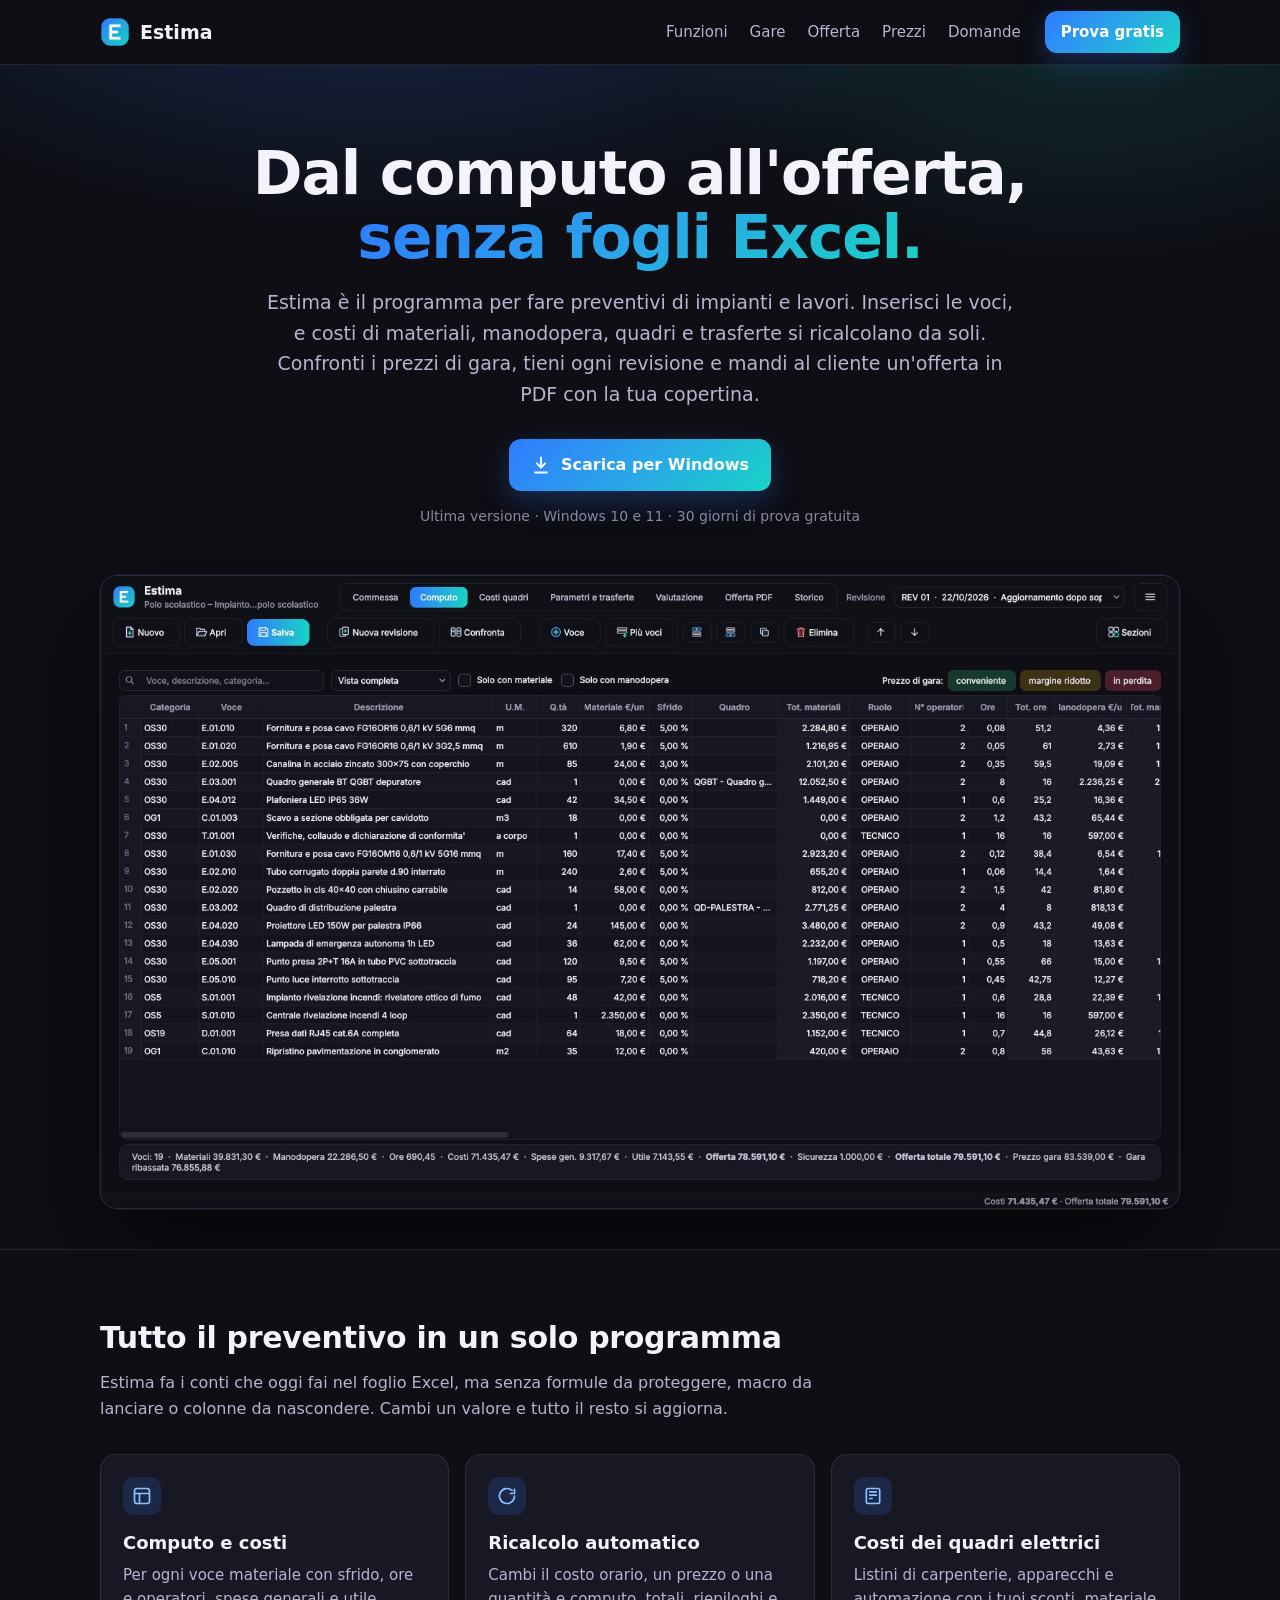
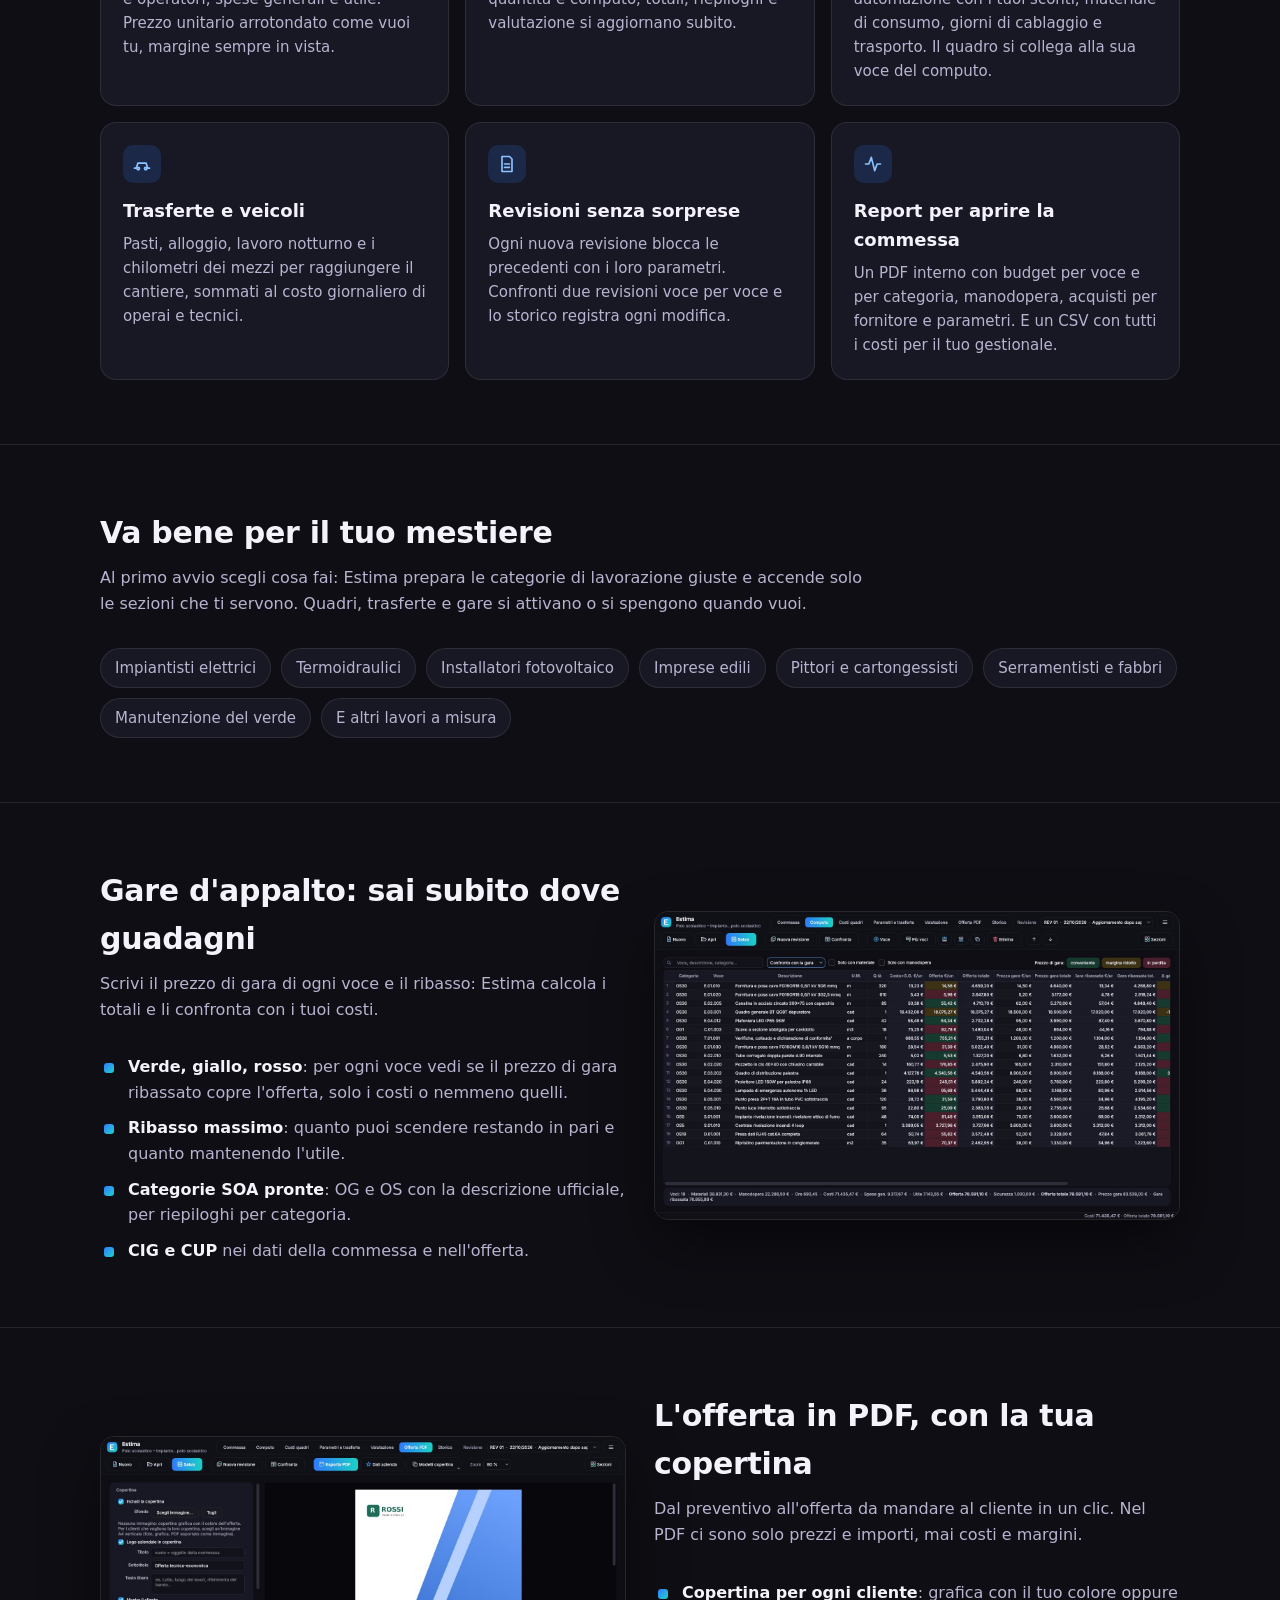
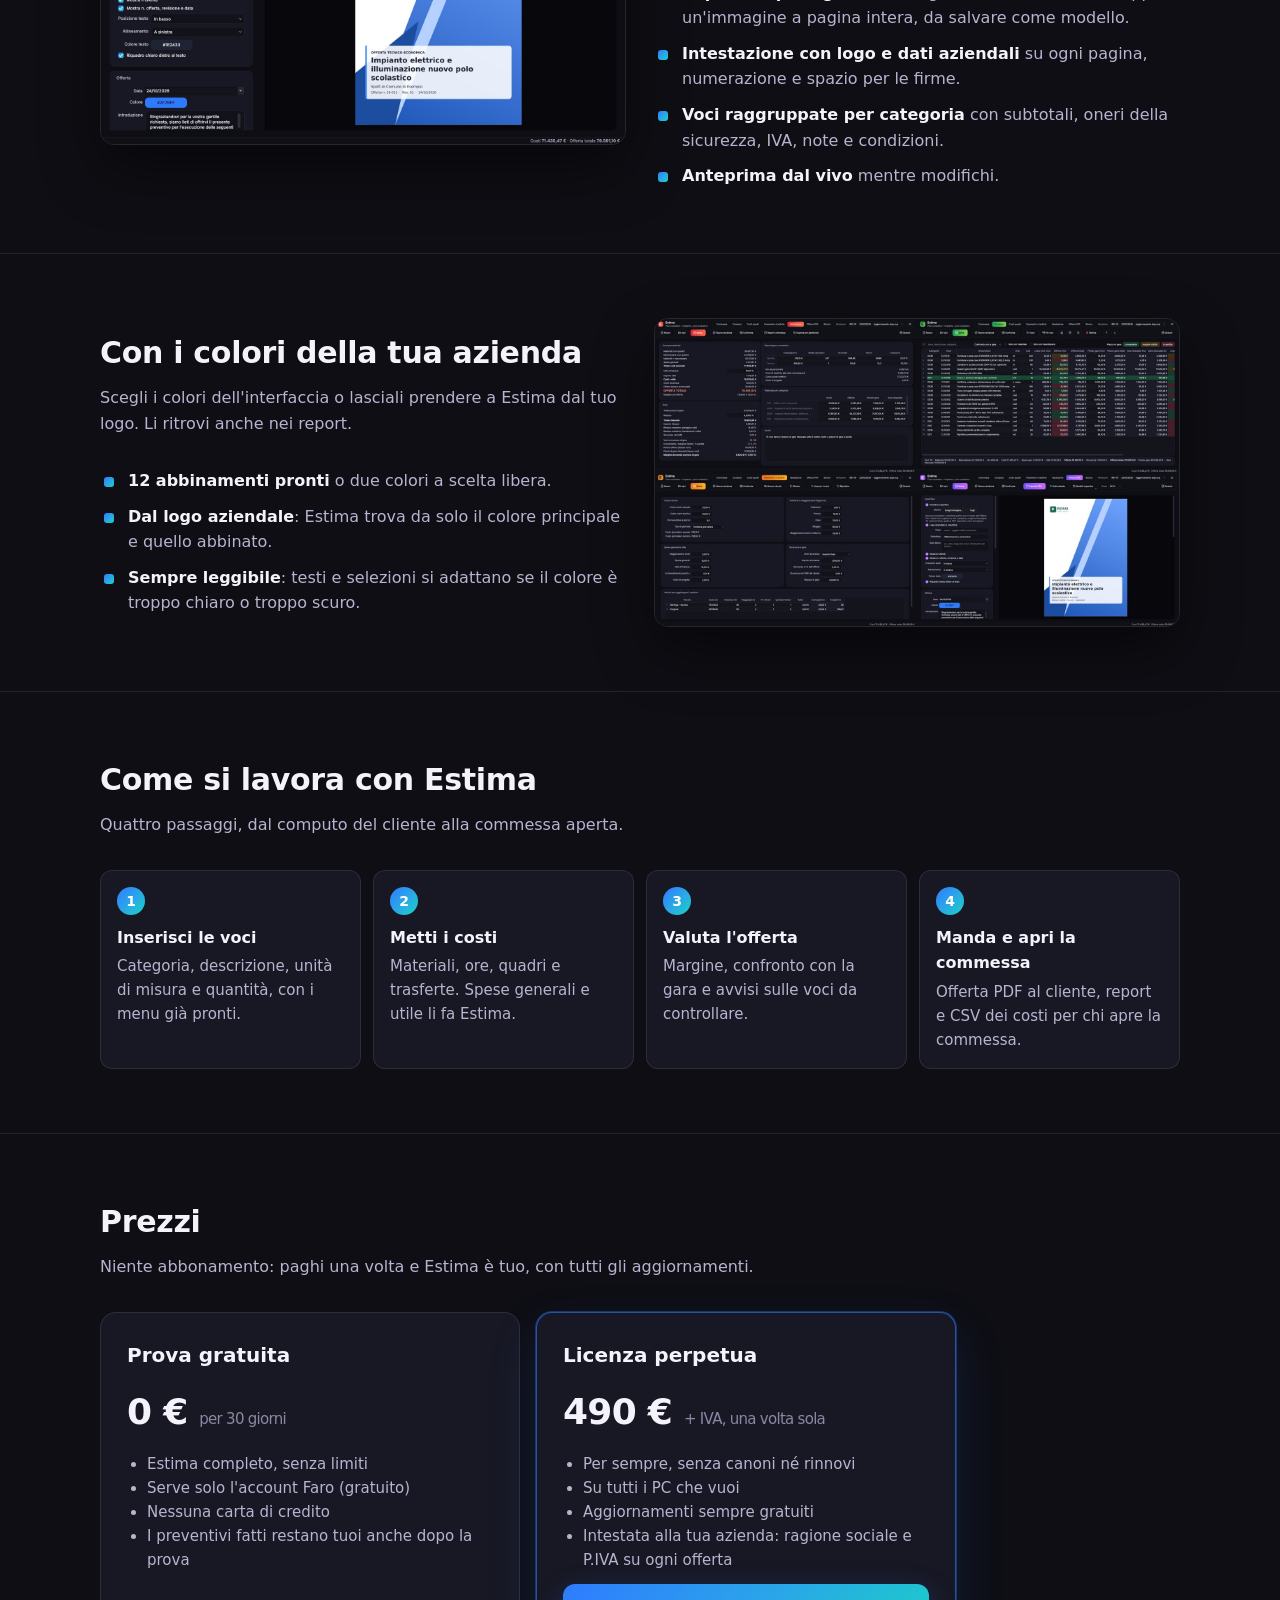
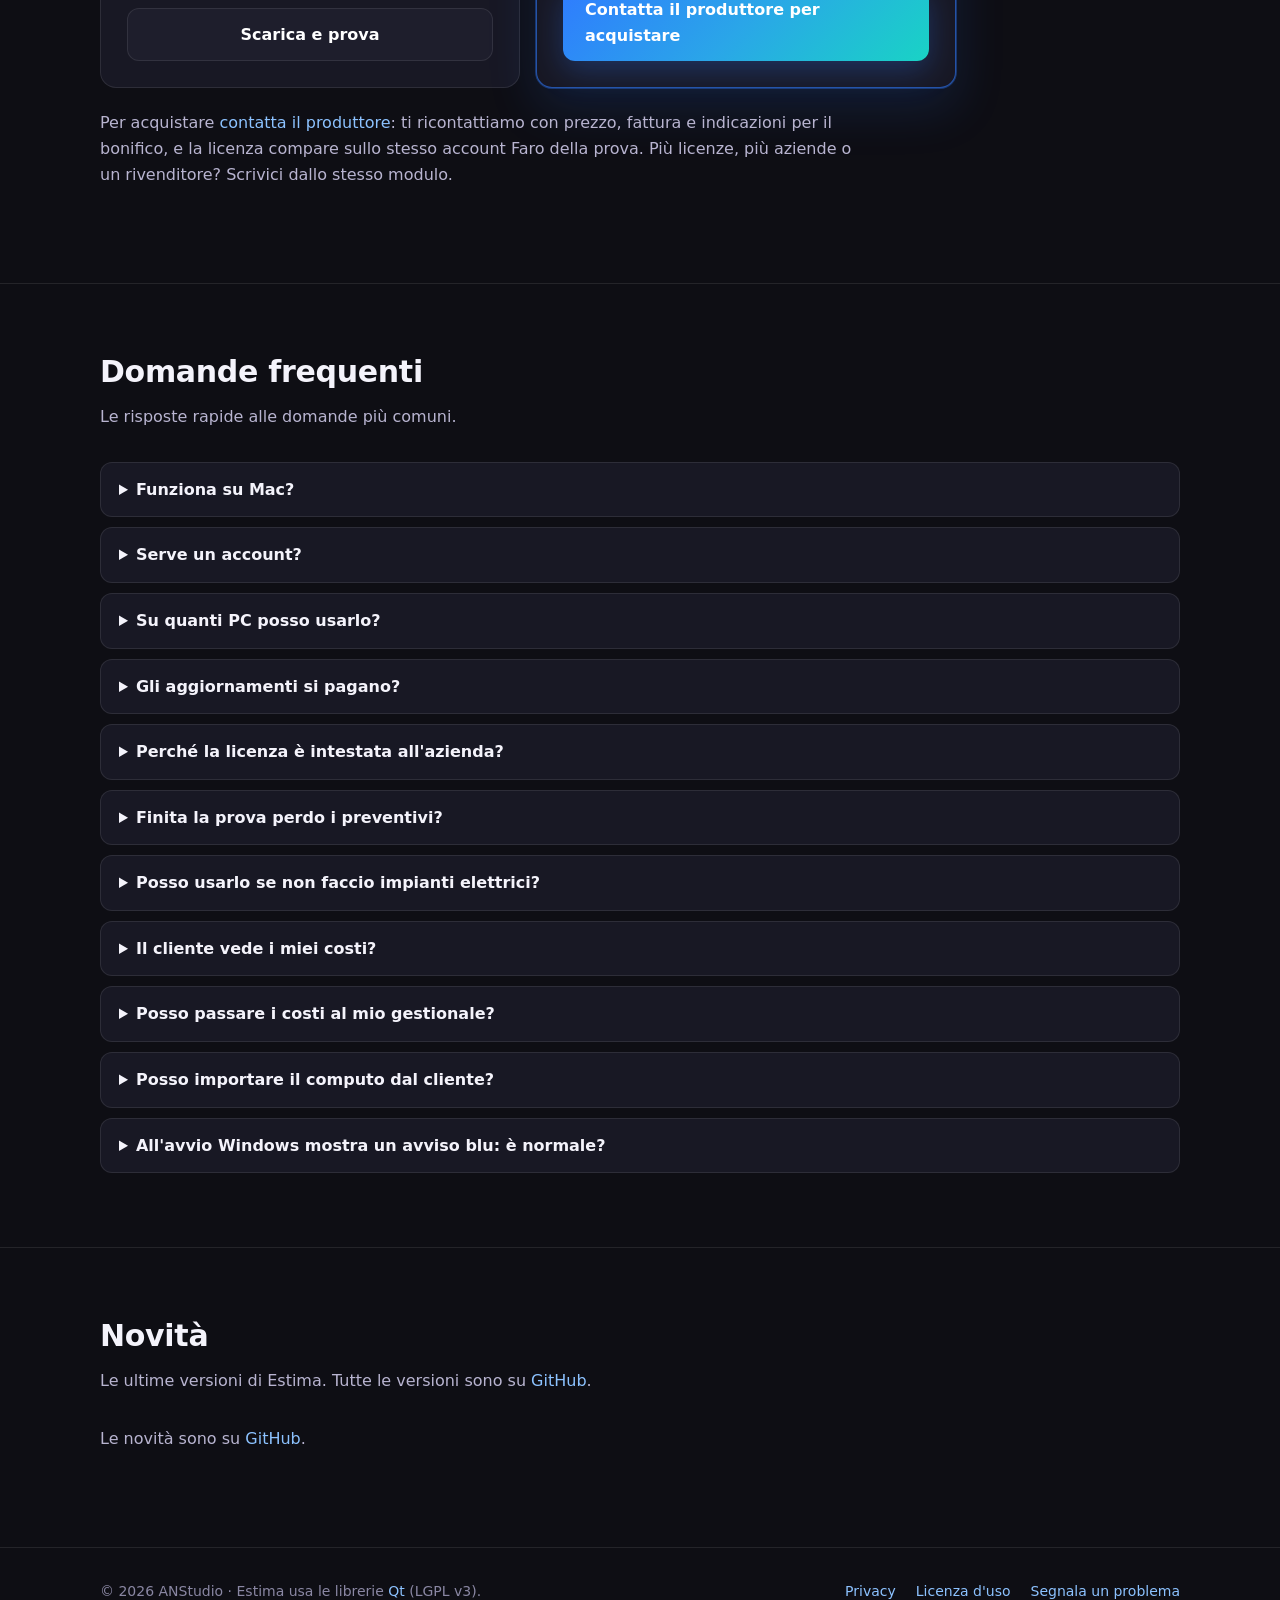
<file: index.html>
<!doctype html>
<html lang="it">
<head>
<meta charset="utf-8">
<meta name="viewport" content="width=device-width, initial-scale=1">
<title>Estima · preventivi per impiantisti e imprese, per Windows</title>
<meta name="description" content="Estima è il programma per fare preventivi di impianti e lavori: computo, costi di materiali e manodopera, quadri elettrici, trasferte, gare d'appalto, revisioni e offerta in PDF. Per Windows.">
<meta property="og:title" content="Estima · dal computo all'offerta, senza fogli Excel">
<meta property="og:description" content="Preventivi per impiantisti e imprese: costi, margini, gare d'appalto, revisioni e offerta in PDF. Per Windows.">
<meta property="og:image" content="https://anstudiodev.github.io/Estima/immagini/icona-256.png">
<link rel="icon" href="immagini/icona-32.png">
<link rel="apple-touch-icon" href="immagini/icona-180.png">
<link rel="stylesheet" href="stile.css">
</head>
<body>


<header class="top">
  <div class="wrap">
    <a class="brand" href="#"><img src="immagini/icona-256.png" alt="">Estima</a>
    <nav class="menu">
      <a href="#funzioni">Funzioni</a>
      <a href="#gare">Gare</a>
      <a href="#offerta">Offerta</a>
      <a href="#prezzi">Prezzi</a>
      <a href="#domande">Domande</a>
    </nav>
    <a class="btn pri" href="#scarica" style="padding:9px 16px;font-size:15px">Prova gratis</a>
  </div>
</header>

<div class="hero">
  <div class="wrap">
    <h1>Dal computo all'offerta, <span>senza fogli Excel.</span></h1>
    <p class="lead">Estima è il programma per fare preventivi di impianti e lavori. Inserisci le voci, e costi di materiali, manodopera, quadri e trasferte si ricalcolano da soli. Confronti i prezzi di gara, tieni ogni revisione e mandi al cliente un'offerta in PDF con la tua copertina.</p>
    <div class="cta" id="scarica">
      <a class="btn pri" href="https://github.com/ANStudioDev/Estima/releases/latest/download/Estima-setup.exe">
        <svg viewBox="0 0 24 24" fill="none" stroke="currentColor" stroke-width="2.2" stroke-linecap="round" stroke-linejoin="round"><path d="M12 3v12"/><path d="m7 10 5 5 5-5"/><path d="M5 21h14"/></svg>
        Scarica per Windows
      </a>
    </div>
    <div class="meta"><span id="ver">Ultima versione</span> · Windows 10 e 11 · 30 giorni di prova gratuita</div>
    <div class="schermo"><img src="immagini/computo.jpg" alt="Il computo di Estima con le voci, i costi e i totali"></div>
  </div>
</div>

<section id="funzioni">
  <div class="wrap">
    <h2>Tutto il preventivo in un solo programma</h2>
    <p class="sub">Estima fa i conti che oggi fai nel foglio Excel, ma senza formule da proteggere, macro da lanciare o colonne da nascondere. Cambi un valore e tutto il resto si aggiorna.</p>
    <div class="grid">
      <div class="card">
        <div class="ic"><svg viewBox="0 0 24 24" fill="none" stroke-width="2" stroke-linecap="round" stroke-linejoin="round"><rect x="3" y="3" width="18" height="18" rx="3"/><path d="M3 9h18M9 21V9"/></svg></div>
        <h3>Computo e costi</h3>
        <p>Per ogni voce materiale con sfrido, ore e operatori, spese generali e utile. Prezzo unitario arrotondato come vuoi tu, margine sempre in vista.</p>
      </div>
      <div class="card">
        <div class="ic"><svg viewBox="0 0 24 24" fill="none" stroke-width="2" stroke-linecap="round" stroke-linejoin="round"><path d="M21 12a9 9 0 1 1-3-6.7"/><path d="M21 4v5h-5"/></svg></div>
        <h3>Ricalcolo automatico</h3>
        <p>Cambi il costo orario, un prezzo o una quantità e computo, totali, riepiloghi e valutazione si aggiornano subito.</p>
      </div>
      <div class="card">
        <div class="ic"><svg viewBox="0 0 24 24" fill="none" stroke-width="2" stroke-linecap="round" stroke-linejoin="round"><rect x="4" y="3" width="16" height="18" rx="2"/><path d="M8 7h8M8 11h8M8 15h3"/></svg></div>
        <h3>Costi dei quadri elettrici</h3>
        <p>Listini di carpenterie, apparecchi e automazione con i tuoi sconti, materiale di consumo, giorni di cablaggio e trasporto. Il quadro si collega alla sua voce del computo.</p>
      </div>
      <div class="card">
        <div class="ic"><svg viewBox="0 0 24 24" fill="none" stroke-width="2" stroke-linecap="round" stroke-linejoin="round"><path d="M3 17h2l2-6h10l2 6h2"/><circle cx="7.5" cy="17.5" r="1.5"/><circle cx="16.5" cy="17.5" r="1.5"/></svg></div>
        <h3>Trasferte e veicoli</h3>
        <p>Pasti, alloggio, lavoro notturno e i chilometri dei mezzi per raggiungere il cantiere, sommati al costo giornaliero di operai e tecnici.</p>
      </div>
      <div class="card">
        <div class="ic"><svg viewBox="0 0 24 24" fill="none" stroke-width="2" stroke-linecap="round" stroke-linejoin="round"><path d="M6 3h9l3 3v15H6z"/><path d="M9 12h6M9 16h6"/></svg></div>
        <h3>Revisioni senza sorprese</h3>
        <p>Ogni nuova revisione blocca le precedenti con i loro parametri. Confronti due revisioni voce per voce e lo storico registra ogni modifica.</p>
      </div>
      <div class="card">
        <div class="ic"><svg viewBox="0 0 24 24" fill="none" stroke-width="2" stroke-linecap="round" stroke-linejoin="round"><path d="M3 12h4l3-8 4 16 3-8h4"/></svg></div>
        <h3>Report per aprire la commessa</h3>
        <p>Un PDF interno con budget per voce e per categoria, manodopera, acquisti per fornitore e parametri. E un CSV con tutti i costi per il tuo gestionale.</p>
      </div>
    </div>
  </div>
</section>

<section>
  <div class="wrap">
    <h2>Va bene per il tuo mestiere</h2>
    <p class="sub">Al primo avvio scegli cosa fai: Estima prepara le categorie di lavorazione giuste e accende solo le sezioni che ti servono. Quadri, trasferte e gare si attivano o si spengono quando vuoi.</p>
    <div class="mestieri">
      <span>Impiantisti elettrici</span><span>Termoidraulici</span><span>Installatori fotovoltaico</span><span>Imprese edili</span>
      <span>Pittori e cartongessisti</span><span>Serramentisti e fabbri</span><span>Manutenzione del verde</span><span>E altri lavori a misura</span>
    </div>
  </div>
</section>

<section id="gare">
  <div class="wrap two">
    <div>
      <h2>Gare d'appalto: sai subito dove guadagni</h2>
      <p class="sub">Scrivi il prezzo di gara di ogni voce e il ribasso: Estima calcola i totali e li confronta con i tuoi costi.</p>
      <ul class="punti">
        <li><b>Verde, giallo, rosso</b>: per ogni voce vedi se il prezzo di gara ribassato copre l'offerta, solo i costi o nemmeno quelli.</li>
        <li><b>Ribasso massimo</b>: quanto puoi scendere restando in pari e quanto mantenendo l'utile.</li>
        <li><b>Categorie SOA pronte</b>: OG e OS con la descrizione ufficiale, per riepiloghi per categoria.</li>
        <li><b>CIG e CUP</b> nei dati della commessa e nell'offerta.</li>
      </ul>
    </div>
    <div class="foto"><img src="immagini/gara.jpg" alt="Confronto tra i nostri prezzi e i prezzi di gara, voce per voce"></div>
  </div>
</section>

<section id="offerta">
  <div class="wrap two inv">
    <div>
      <h2>L'offerta in PDF, con la tua copertina</h2>
      <p class="sub">Dal preventivo all'offerta da mandare al cliente in un clic. Nel PDF ci sono solo prezzi e importi, mai costi e margini.</p>
      <ul class="punti">
        <li><b>Copertina per ogni cliente</b>: grafica con il tuo colore oppure un'immagine a pagina intera, da salvare come modello.</li>
        <li><b>Intestazione con logo e dati aziendali</b> su ogni pagina, numerazione e spazio per le firme.</li>
        <li><b>Voci raggruppate per categoria</b> con subtotali, oneri della sicurezza, IVA, note e condizioni.</li>
        <li><b>Anteprima dal vivo</b> mentre modifichi.</li>
      </ul>
    </div>
    <div class="foto"><img src="immagini/offerta.jpg" alt="Impostazione dell'offerta PDF con anteprima della copertina"></div>
  </div>
</section>

<section>
  <div class="wrap two">
    <div>
      <h2>Con i colori della tua azienda</h2>
      <p class="sub">Scegli i colori dell'interfaccia o lasciali prendere a Estima dal tuo logo. Li ritrovi anche nei report.</p>
      <ul class="punti">
        <li><b>12 abbinamenti pronti</b> o due colori a scelta libera.</li>
        <li><b>Dal logo aziendale</b>: Estima trova da solo il colore principale e quello abbinato.</li>
        <li><b>Sempre leggibile</b>: testi e selezioni si adattano se il colore è troppo chiaro o troppo scuro.</li>
      </ul>
    </div>
    <div class="foto"><img src="immagini/colori.jpg" alt="Estima con quattro diversi colori aziendali"></div>
  </div>
</section>

<section>
  <div class="wrap">
    <h2>Come si lavora con Estima</h2>
    <p class="sub">Quattro passaggi, dal computo del cliente alla commessa aperta.</p>
    <ol class="steps">
      <li><b>Inserisci le voci</b>Categoria, descrizione, unità di misura e quantità, con i menu già pronti.</li>
      <li><b>Metti i costi</b>Materiali, ore, quadri e trasferte. Spese generali e utile li fa Estima.</li>
      <li><b>Valuta l'offerta</b>Margine, confronto con la gara e avvisi sulle voci da controllare.</li>
      <li><b>Manda e apri la commessa</b>Offerta PDF al cliente, report e CSV dei costi per chi apre la commessa.</li>
    </ol>
  </div>
</section>

<section id="prezzi">
  <div class="wrap">
    <h2>Prezzi</h2>
    <p class="sub">Niente abbonamento: paghi una volta e Estima è tuo, con tutti gli aggiornamenti.</p>
    <div class="prezzi due">
      <div class="piano">
        <h3>Prova gratuita</h3>
        <div class="prezzo">0 € <small>per 30 giorni</small></div>
        <ul>
          <li>Estima completo, senza limiti</li>
          <li>Serve solo l'account Faro (gratuito)</li>
          <li>Nessuna carta di credito</li>
          <li>I preventivi fatti restano tuoi anche dopo la prova</li>
        </ul>
        <a class="btn" href="#scarica">Scarica e prova</a>
      </div>
      <div class="piano top">
        <h3>Licenza perpetua</h3>
        <div class="prezzo">490 € <small>+ IVA, una volta sola</small></div>
        <ul>
          <li>Per sempre, senza canoni né rinnovi</li>
          <li>Su tutti i PC che vuoi</li>
          <li>Aggiornamenti sempre gratuiti</li>
          <li>Intestata alla tua azienda: ragione sociale e P.IVA su ogni offerta</li>
        </ul>
        <a class="btn pri" href="acquista.html">Contatta il produttore per acquistare</a>
      </div>
    </div>
    <p class="sub" style="margin-top:22px">Per acquistare <a href="acquista.html">contatta il produttore</a>: ti ricontattiamo con prezzo, fattura e indicazioni per il bonifico, e la licenza compare sullo stesso account Faro della prova. Più licenze, più aziende o un rivenditore? Scrivici dallo stesso modulo.</p>
  </div>
</section>

<section id="domande">
  <div class="wrap">
    <h2>Domande frequenti</h2>
    <p class="sub">Le risposte rapide alle domande più comuni.</p>
    <details>
      <summary>Funziona su Mac?</summary>
      <p>Per ora Estima è disponibile per Windows 10 e 11.</p>
    </details>
    <details>
      <summary>Serve un account?</summary>
      <p>Sì, l'account Faro gratuito, lo stesso per tutte le app (Lumina compresa): con quello parte la prova e trovi la licenza quando la acquisti. Internet serve per accedere e ogni tanto per ricontrollare la licenza; per il resto Estima lavora anche offline e i preventivi restano nei tuoi file. Dettagli nell'<a href="privacy.html">informativa privacy</a>.</p>
    </details>
    <details>
      <summary>Su quanti PC posso usarlo?</summary>
      <p>Su tutti quelli che vuoi: in ufficio, sul portatile, a casa. Basta accedere con lo stesso account.</p>
    </details>
    <details>
      <summary>Gli aggiornamenti si pagano?</summary>
      <p>No. La licenza è perpetua e comprende tutti gli aggiornamenti, senza canoni.</p>
    </details>
    <details>
      <summary>Perché la licenza è intestata all'azienda?</summary>
      <p>Alla prima attivazione indichi ragione sociale e partita IVA: compaiono su tutte le offerte che prepari con Estima. Se cambi ragione sociale scrivici e la aggiorniamo.</p>
    </details>
    <details>
      <summary>Finita la prova perdo i preventivi?</summary>
      <p>No. Senza licenza Estima apre e mostra tutti i preventivi; per salvarli ed esportare l'offerta serve la licenza. Quando la acquisti con la stessa email premi «Aggiorna» e riparti da dove eri.</p>
    </details>
    <details>
      <summary>Posso usarlo se non faccio impianti elettrici?</summary>
      <p>Sì. Scegli il tuo mestiere al primo avvio: Estima prepara le categorie adatte e spegne le sezioni che non servono, come i costi dei quadri.</p>
    </details>
    <details>
      <summary>Il cliente vede i miei costi?</summary>
      <p>No. L'offerta PDF contiene solo prezzi e importi. Costi e margini compaiono solo nel report interno, che riporta su ogni pagina la scritta «uso interno».</p>
    </details>
    <details>
      <summary>Posso passare i costi al mio gestionale?</summary>
      <p>Sì. «Esporta per gestionale» crea un file CSV con una riga per voce e tutte le colonne di costo e ricavo: si apre in Excel e si importa nei gestionali.</p>
    </details>
    <details>
      <summary>Posso importare il computo dal cliente?</summary>
      <p>Sì: dal computo, pulsante «Importa», dal PDF del computo stampato da PriMus, dal file XPWE di PriMus, da Excel o CSV. Codici, descrizioni, quantità, unità di misura e categorie arrivano già compilati, e i prezzi del cliente vanno nel prezzo di gara, non nella tua offerta. Serve il PDF stampato da PriMus, non una scansione.</p>
    </details>
    <details>
      <summary>All'avvio Windows mostra un avviso blu: è normale?</summary>
      <p>Sì: finché il programma non è firmato con un certificato, Windows avvisa per i programmi nuovi. Clicca «Ulteriori informazioni» e poi «Esegui comunque».</p>
    </details>
  </div>
</section>

<section id="novita">
  <div class="wrap">
    <h2>Novità</h2>
    <p class="sub">Le ultime versioni di Estima. Tutte le versioni sono su <a href="https://github.com/ANStudioDev/Estima/releases">GitHub</a>.</p>
    <div id="releases"><p class="sub">Carico le novità…</p></div>
  </div>
</section>

<footer>
  <div class="wrap">
    <span>© 2026 ANStudio · Estima usa le librerie <a href="https://www.qt.io">Qt</a> (LGPL v3).</span>
    <div class="links">
      <a href="privacy.html">Privacy</a>
      <a href="licenza.html">Licenza d'uso</a>
      <a href="https://github.com/ANStudioDev/Estima/issues">Segnala un problema</a>
    </div>
  </div>
</footer>

<script>
// versione e novita' lette da GitHub: si aggiornano da sole a ogni nuova versione
(function () {
  function esc(s) { return s.replace(/[&<>"]/g, function (c) { return { "&": "&amp;", "<": "&lt;", ">": "&gt;", '"': "&quot;" }[c]; }); }
  function body(t) {
    t = (t || "").split(/\r?\n---/)[0].trim();
    var out = "", list = false;
    t.split(/\r?\n/).forEach(function (l) {
      if (/^\s*[-*] /.test(l)) { if (!list) { out += "<ul>"; list = true; } out += "<li>" + esc(l.replace(/^\s*[-*] /, "")) + "</li>"; }
      else { if (list) { out += "</ul>"; list = false; } if (l.trim()) out += "<p>" + esc(l) + "</p>"; }
    });
    return out + (list ? "</ul>" : "");
  }
  fetch("https://api.github.com/repos/ANStudioDev/Estima/releases?per_page=4")
    .then(function (r) { if (!r.ok) throw 0; return r.json(); })
    .then(function (rel) {
      rel = rel.filter(function (x) { return !x.draft && !x.prerelease; });
      if (!rel.length) throw 0;
      document.getElementById("ver").textContent = "Versione " + rel[0].tag_name.replace(/^v/, "");
      document.getElementById("releases").innerHTML = rel.map(function (x, i) {
        var d = new Date(x.published_at).toLocaleDateString("it-IT", { day: "numeric", month: "long", year: "numeric" });
        return '<div class="rel"><h3>' + esc(x.name || x.tag_name) + " <small>" + d + "</small>" + (i === 0 ? ' <span class="badge">ultima</span>' : "") + "</h3>" + body(x.body) + "</div>";
      }).join("");
    })
    .catch(function () {
      document.getElementById("releases").innerHTML = '<p class="sub">Le novità sono su <a href="https://github.com/ANStudioDev/Estima/releases">GitHub</a>.</p>';
    });
})();
</script>
</body>
</html>
</file>
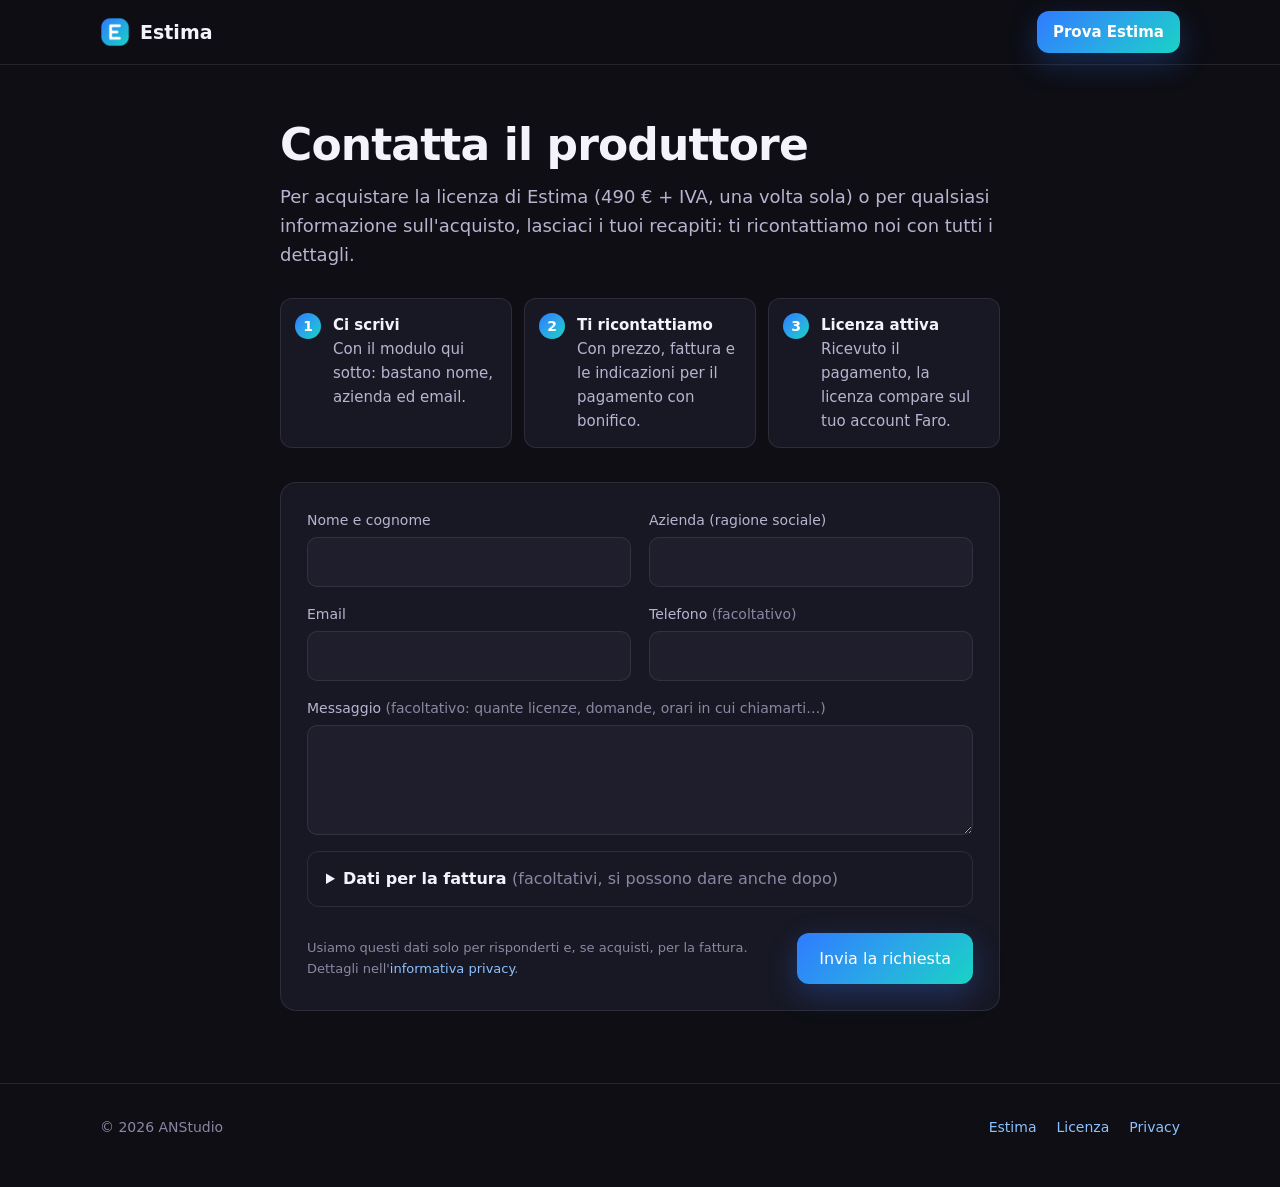
<file: acquista.html>
<!doctype html>
<html lang="it">
<head>
<meta charset="utf-8">
<meta name="viewport" content="width=device-width, initial-scale=1">
<title>Acquista Estima · Contatta il produttore</title>
<meta name="description" content="Per acquistare la licenza di Estima contatta il produttore: ti ricontattiamo con tutte le informazioni.">
<link rel="icon" href="immagini/icona-32.png">
<link rel="stylesheet" href="stile.css">
<style>
  .contatto { max-width: 760px; margin: 0 auto; padding: 56px 20px 72px; }
  .contatto h1 { font-size: clamp(30px, 4.4vw, 44px); line-height: 1.1; margin: 0 0 14px; letter-spacing: -.02em; }
  .contatto .lead { color: var(--soft); font-size: 18px; margin: 0 0 28px; }
  .passi { display: grid; grid-template-columns: repeat(3, 1fr); gap: 12px; margin: 0 0 34px; padding: 0; list-style: none; counter-reset: p; }
  .passi li { counter-increment: p; background: var(--panel); border: 1px solid var(--line); border-radius: 12px; padding: 14px 16px 14px 52px; position: relative; color: var(--soft); font-size: 15px; }
  .passi li::before { content: counter(p); position: absolute; left: 14px; top: 14px; width: 26px; height: 26px; border-radius: 50%; background: var(--grad); color: #fff; font-weight: 700; display: grid; place-items: center; font-size: 14px; }
  .passi b { color: var(--text); display: block; }
  form.modulo { background: var(--panel); border: 1px solid var(--line); border-radius: var(--radius); padding: 26px; display: grid; grid-template-columns: 1fr 1fr; gap: 16px 18px; }
  .modulo label { display: block; font-size: 14px; color: var(--soft); }
  .modulo label > input, .modulo label > textarea { display: block; margin-top: 6px; }
  .modulo label.tutto { grid-column: 1 / -1; }
  .modulo input, .modulo textarea, .modulo select { font: inherit; font-size: 16px; color: var(--text); background: var(--panel2); border: 1px solid var(--line); border-radius: 10px; padding: 11px 12px; width: 100%; }
  .modulo textarea { min-height: 110px; resize: vertical; }
  .modulo input:focus, .modulo textarea:focus, .modulo select:focus { outline: 2px solid var(--blu); outline-offset: 1px; }
  .modulo .err input, .modulo .err textarea { border-color: #ff6b6b; }
  .modulo .facolt { color: var(--mute); font-weight: 400; }
  .modulo details { grid-column: 1 / -1; color: var(--soft); }
  .modulo details summary { cursor: pointer; color: var(--text); }
  .modulo details .griglia { display: grid; grid-template-columns: 1fr 1fr; gap: 16px 18px; margin-top: 14px; }
  .modulo .fondo { grid-column: 1 / -1; display: flex; flex-wrap: wrap; gap: 14px; align-items: center; }
  .modulo .fondo p { margin: 0; color: var(--mute); font-size: 13px; flex: 1 1 260px; }
  .modulo button { cursor: pointer; font: inherit; color: #fff; }
  .modulo button[disabled] { opacity: .6; cursor: default; }
  .nascosto { position: absolute; left: -9999px; width: 1px; height: 1px; overflow: hidden; }
  #esito { grid-column: 1 / -1; margin: 0; border-radius: 10px; padding: 12px 14px; display: none; }
  #esito.ko { display: block; background: rgba(255, 107, 107, .12); color: #ffb3b3; }
  .grazie { display: none; background: var(--panel); border: 1px solid var(--line); border-radius: var(--radius); padding: 30px 26px; text-align: center; }
  .grazie h2 { margin: 0 0 8px; }
  .grazie p { color: var(--soft); margin: 0; }
  @media (max-width: 680px) {
    .passi, form.modulo, .modulo details .griglia { grid-template-columns: 1fr; }
  }
</style>
</head>
<body>

<header class="top">
  <div class="wrap">
    <a class="brand" href="index.html"><img src="immagini/icona-256.png" alt="">Estima</a>
    <a class="btn pri" href="index.html#scarica" style="padding:9px 16px;font-size:15px;margin-left:auto">Prova Estima</a>
  </div>
</header>

<main class="contatto">
  <h1>Contatta il produttore</h1>
  <p class="lead">Per acquistare la licenza di Estima (490 € + IVA, una volta sola) o per qualsiasi informazione sull'acquisto, lasciaci i tuoi recapiti: ti ricontattiamo noi con tutti i dettagli.</p>

  <ol class="passi">
    <li><b>Ci scrivi</b>Con il modulo qui sotto: bastano nome, azienda ed email.</li>
    <li><b>Ti ricontattiamo</b>Con prezzo, fattura e le indicazioni per il pagamento con bonifico.</li>
    <li><b>Licenza attiva</b>Ricevuto il pagamento, la licenza compare sul tuo account Faro.</li>
  </ol>

  <form class="modulo" id="modulo" novalidate>
    <label>Nome e cognome
      <input name="nome" autocomplete="name" required maxlength="80">
    </label>
    <label>Azienda (ragione sociale)
      <input name="ragione" autocomplete="organization" required maxlength="120">
    </label>
    <label>Email
      <input name="email" type="email" autocomplete="email" required maxlength="120">
    </label>
    <label>Telefono <span class="facolt">(facoltativo)</span>
      <input name="telefono" type="tel" autocomplete="tel" maxlength="30">
    </label>
    <label class="tutto">Messaggio <span class="facolt">(facoltativo: quante licenze, domande, orari in cui chiamarti…)</span>
      <textarea name="note" maxlength="1000"></textarea>
    </label>

    <details>
      <summary>Dati per la fattura <span class="facolt">(facoltativi, si possono dare anche dopo)</span></summary>
      <div class="griglia">
        <label>Partita IVA
          <input name="piva" maxlength="20" autocomplete="off">
        </label>
        <label>Numero di licenze
          <input name="quante" type="number" min="1" max="20" value="1">
        </label>
        <label class="tutto" style="grid-column:1/-1">Sede (indirizzo, CAP, città)
          <input name="indirizzo" autocomplete="street-address" maxlength="200">
        </label>
        <label>Codice SDI
          <input name="sdi" maxlength="7" autocomplete="off">
        </label>
        <label>oppure PEC
          <input name="pec" type="email" maxlength="120" autocomplete="off">
        </label>
      </div>
    </details>

    <div class="nascosto" aria-hidden="true"><label>Sito <input name="sito" tabindex="-1" autocomplete="off"></label></div>
    <p id="esito" role="alert"></p>

    <div class="fondo">
      <p>Usiamo questi dati solo per risponderti e, se acquisti, per la fattura. Dettagli nell'<a href="privacy.html">informativa privacy</a>.</p>
      <button class="btn pri" type="submit" id="invia">Invia la richiesta</button>
    </div>
  </form>

  <div class="grazie" id="grazie" role="status">
    <h2>Richiesta inviata, grazie!</h2>
    <p>Ti ricontattiamo a breve all'indirizzo <b id="tuaemail"></b> con tutte le informazioni per l'acquisto. Intanto puoi usare Estima con la prova gratuita di 30 giorni: la licenza si aggiungerà allo stesso account.</p>
  </div>
</main>

<footer>
  <div class="wrap">
    <span>© 2026 ANStudio</span>
    <div class="links">
      <a href="index.html">Estima</a>
      <a href="licenza.html">Licenza</a>
      <a href="privacy.html">Privacy</a>
    </div>
  </div>
</footer>

<script>
(function () {
  var SERVER = "https://faro.alessandronoemi99.workers.dev/v1/acquisto";
  var NOMI = { nome: "nome e cognome", ragione: "azienda", email: "email", piva: "partita IVA", sdi: "codice SDI (6 o 7 caratteri)", pec: "PEC" };
  var f = document.getElementById("modulo"), esito = document.getElementById("esito"), btn = document.getElementById("invia");

  function segna(campi) {
    f.querySelectorAll("label").forEach(function (l) { l.classList.remove("err"); });
    campi.forEach(function (c) { var i = f.elements[c]; if (i) i.closest("label").classList.add("err"); });
    if (campi.some(function (c) { return ["piva", "sdi", "pec"].indexOf(c) >= 0; })) f.querySelector("details").open = true;
  }
  function errore(t) { esito.textContent = t; esito.className = "ko"; }

  f.addEventListener("submit", function (e) {
    e.preventDefault();
    var d = {}; new FormData(f).forEach(function (v, k) { d[k] = String(v).trim(); });
    d.app = "estima";
    d.piva = d.piva.replace(/\s/g, "").toUpperCase();
    var manca = ["nome", "ragione", "email"].filter(function (k) { return !d[k]; });
    if (d.email && !/^[^@\s]+@[^@\s]+\.[^@\s]+$/.test(d.email) && manca.indexOf("email") < 0) manca.push("email");
    if (manca.length) { segna(manca); errore("Controlla: " + manca.map(function (k) { return NOMI[k]; }).join(", ") + "."); return; }
    segna([]); esito.className = ""; btn.disabled = true; btn.textContent = "Invio in corso…";
    fetch(SERVER, { method: "POST", headers: { "Content-Type": "application/json" }, body: JSON.stringify(d) })
      .then(function (r) { return r.json().catch(function () { return {}; }).then(function (j) { return { s: r.status, j: j }; }); })
      .then(function (x) {
        if (x.s === 200 && x.j.ok) {
          document.getElementById("tuaemail").textContent = d.email;
          f.style.display = "none"; document.querySelector(".passi").style.display = "none";
          document.getElementById("grazie").style.display = "block";
          window.scrollTo({ top: 0, behavior: "smooth" });
          return;
        }
        if (x.j.campi) { var c = x.j.campi.filter(function (k) { return NOMI[k]; }); segna(c); errore("Controlla: " + c.map(function (k) { return NOMI[k]; }).join(", ") + "."); }
        else if (x.s === 429) errore("Troppe richieste in poco tempo: riprova tra qualche minuto.");
        else errore("Non è stato possibile inviare la richiesta. Riprova tra poco.");
      })
      .catch(function () { errore("Non è stato possibile inviare la richiesta: controlla la connessione e riprova."); })
      .then(function () { btn.disabled = false; btn.textContent = "Invia la richiesta"; });
  });
})();
</script>
</body>
</html>
</file>
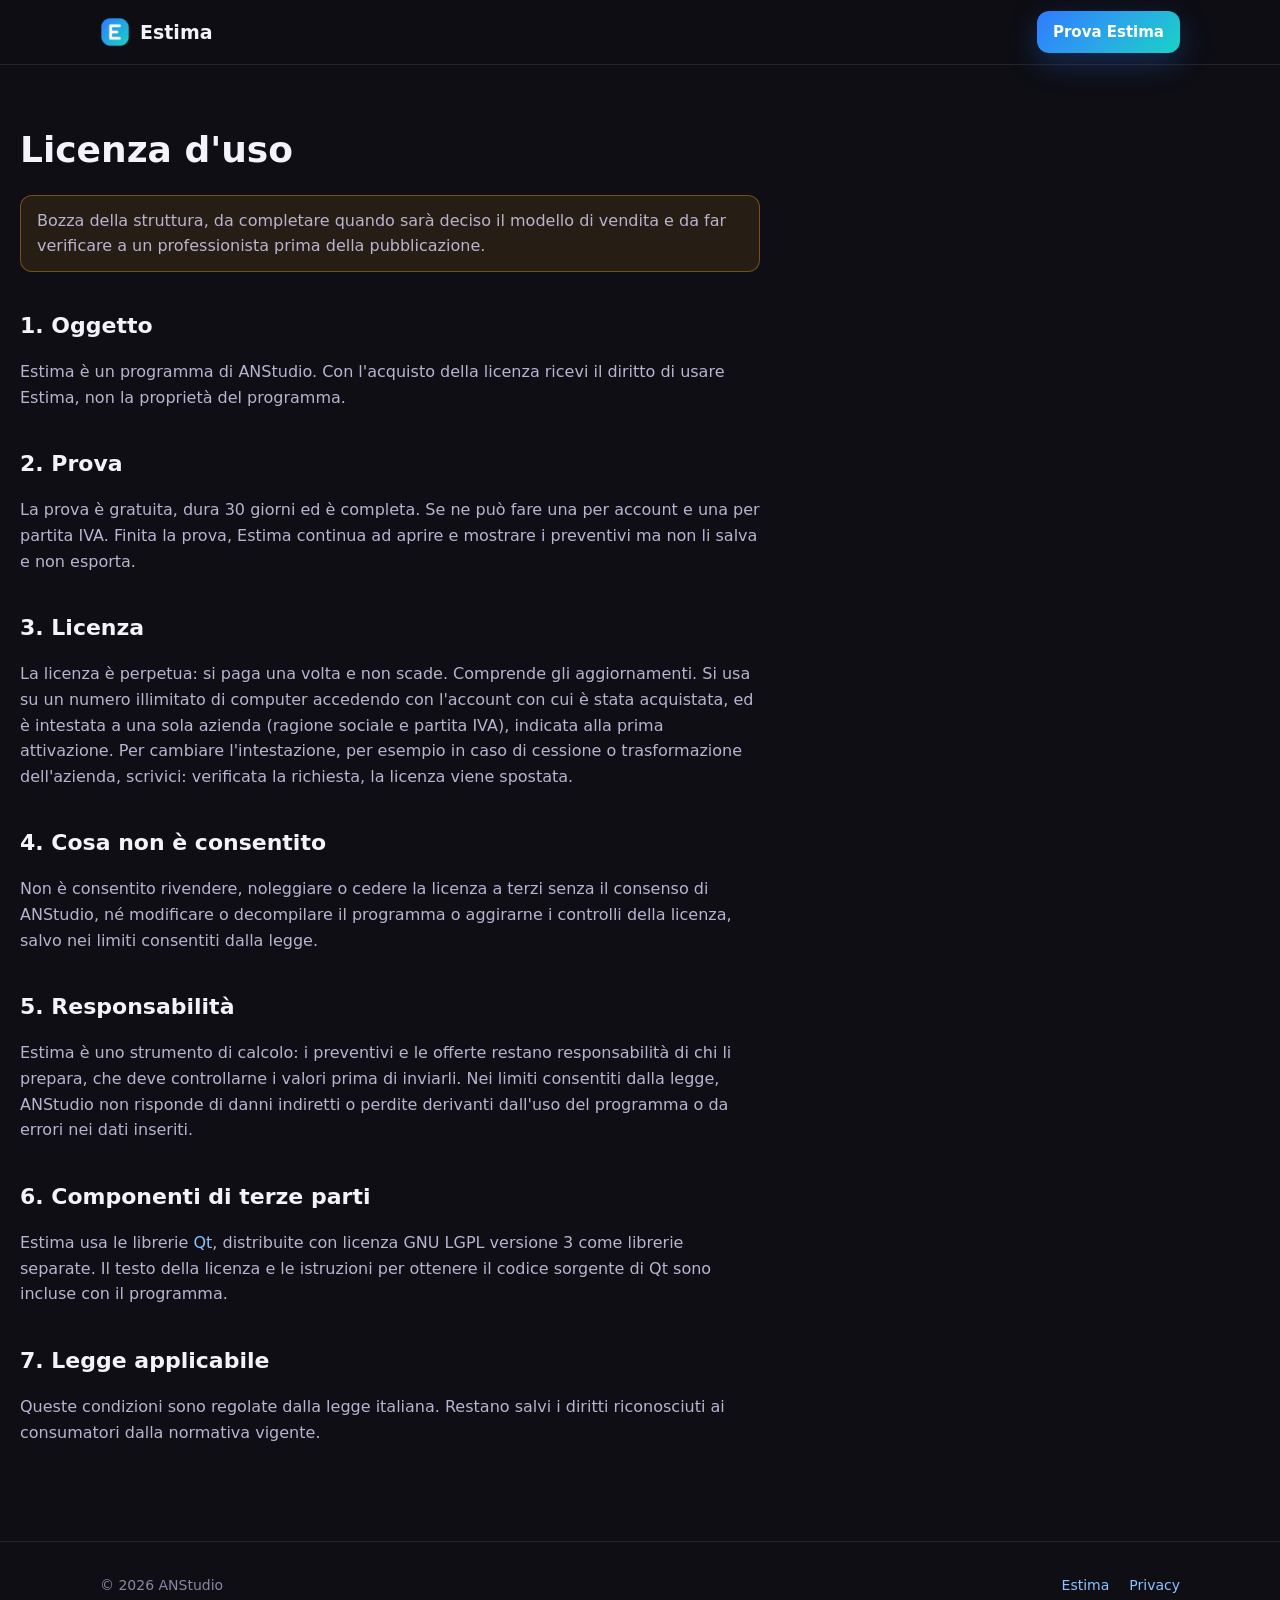
<file: licenza.html>
<!doctype html>
<html lang="it">
<head>
<meta charset="utf-8">
<meta name="viewport" content="width=device-width, initial-scale=1">
<title>Licenza d'uso · Estima</title>
<meta name="description" content="Condizioni della licenza d'uso di Estima.">
<link rel="icon" href="immagini/icona-32.png">
<link rel="stylesheet" href="stile.css">
</head>
<body>

<header class="top">
  <div class="wrap">
    <a class="brand" href="index.html"><img src="immagini/icona-256.png" alt="">Estima</a>
    <a class="btn pri" href="index.html#scarica" style="padding:9px 16px;font-size:15px;margin-left:auto">Prova Estima</a>
  </div>
</header>

<main class="doc">
  <h1>Licenza d'uso</h1>
  <p class="note">Bozza della struttura, da completare quando sarà deciso il modello di vendita e da far verificare a un professionista prima della pubblicazione.</p>

  <h2>1. Oggetto</h2>
  <p>Estima è un programma di ANStudio. Con l'acquisto della licenza ricevi il diritto di usare Estima, non la proprietà del programma.</p>

  <h2>2. Prova</h2>
  <p>La prova è gratuita, dura 30 giorni ed è completa. Se ne può fare una per account e una per partita IVA. Finita la prova, Estima continua ad aprire e mostrare i preventivi ma non li salva e non esporta.</p>

  <h2>3. Licenza</h2>
  <p>La licenza è perpetua: si paga una volta e non scade. Comprende gli aggiornamenti. Si usa su un numero illimitato di computer accedendo con l'account con cui è stata acquistata, ed è intestata a una sola azienda (ragione sociale e partita IVA), indicata alla prima attivazione. Per cambiare l'intestazione, per esempio in caso di cessione o trasformazione dell'azienda, scrivici: verificata la richiesta, la licenza viene spostata.</p>

  <h2>4. Cosa non è consentito</h2>
  <p>Non è consentito rivendere, noleggiare o cedere la licenza a terzi senza il consenso di ANStudio, né modificare o decompilare il programma o aggirarne i controlli della licenza, salvo nei limiti consentiti dalla legge.</p>

  <h2>5. Responsabilità</h2>
  <p>Estima è uno strumento di calcolo: i preventivi e le offerte restano responsabilità di chi li prepara, che deve controllarne i valori prima di inviarli. Nei limiti consentiti dalla legge, ANStudio non risponde di danni indiretti o perdite derivanti dall'uso del programma o da errori nei dati inseriti.</p>

  <h2>6. Componenti di terze parti</h2>
  <p>Estima usa le librerie <a href="https://www.qt.io">Qt</a>, distribuite con licenza GNU LGPL versione 3 come librerie separate. Il testo della licenza e le istruzioni per ottenere il codice sorgente di Qt sono incluse con il programma.</p>

  <h2>7. Legge applicabile</h2>
  <p>Queste condizioni sono regolate dalla legge italiana. Restano salvi i diritti riconosciuti ai consumatori dalla normativa vigente.</p>
</main>

<footer>
  <div class="wrap">
    <span>© 2026 ANStudio</span>
    <div class="links">
      <a href="index.html">Estima</a>
      <a href="privacy.html">Privacy</a>
    </div>
  </div>
</footer>
</body>
</html>
</file>
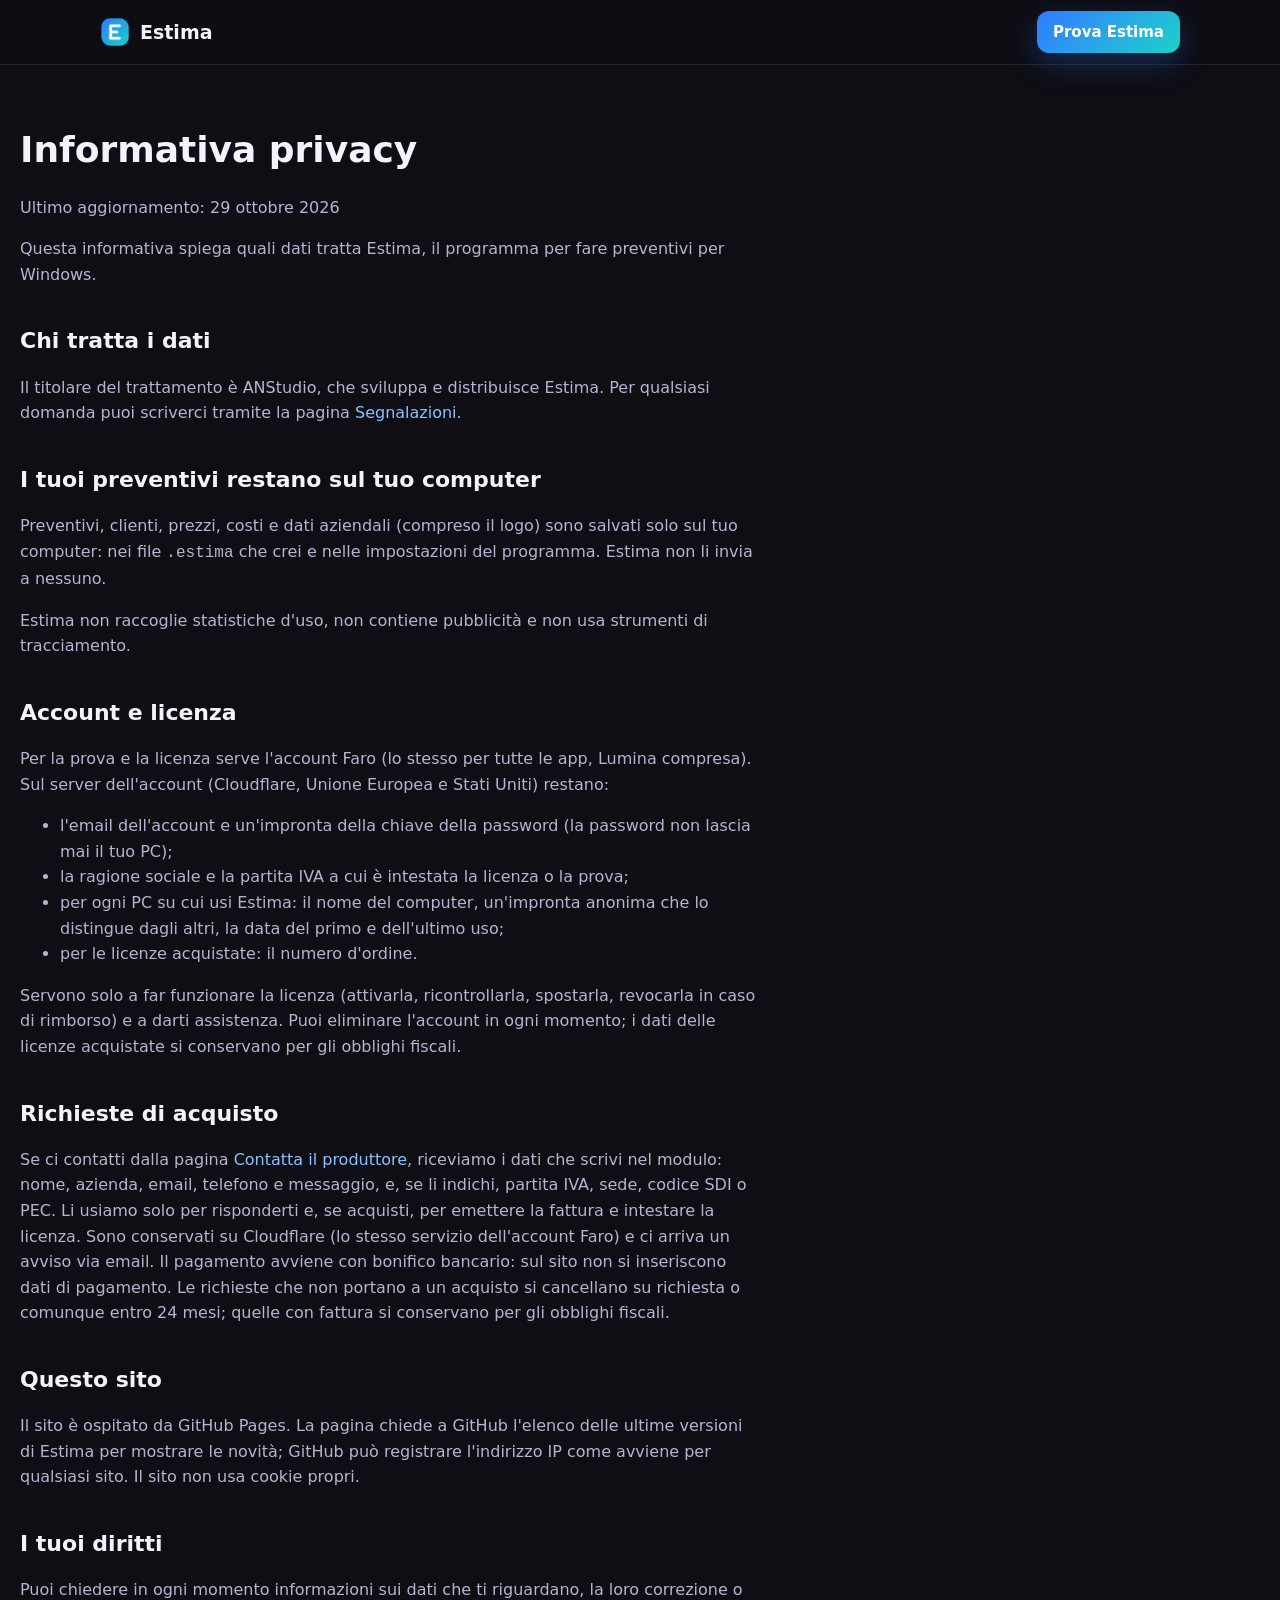
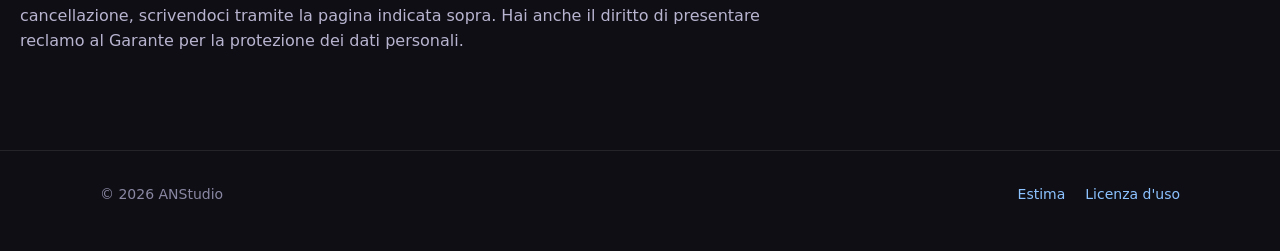
<file: privacy.html>
<!doctype html>
<html lang="it">
<head>
<meta charset="utf-8">
<meta name="viewport" content="width=device-width, initial-scale=1">
<title>Privacy · Estima</title>
<meta name="description" content="Informativa privacy di Estima.">
<link rel="icon" href="immagini/icona-32.png">
<link rel="stylesheet" href="stile.css">
</head>
<body>

<header class="top">
  <div class="wrap">
    <a class="brand" href="index.html"><img src="immagini/icona-256.png" alt="">Estima</a>
    <a class="btn pri" href="index.html#scarica" style="padding:9px 16px;font-size:15px;margin-left:auto">Prova Estima</a>
  </div>
</header>

<main class="doc">
  <h1>Informativa privacy</h1>
  <p>Ultimo aggiornamento: 29 ottobre 2026</p>

  <p>Questa informativa spiega quali dati tratta Estima, il programma per fare preventivi per Windows.</p>

  <h2>Chi tratta i dati</h2>
  <p>Il titolare del trattamento è ANStudio, che sviluppa e distribuisce Estima. Per qualsiasi domanda puoi scriverci tramite la pagina <a href="https://github.com/ANStudioDev/Estima/issues">Segnalazioni</a>.</p>

  <h2>I tuoi preventivi restano sul tuo computer</h2>
  <p>Preventivi, clienti, prezzi, costi e dati aziendali (compreso il logo) sono salvati solo sul tuo computer: nei file <code>.estima</code> che crei e nelle impostazioni del programma. Estima non li invia a nessuno.</p>
  <p>Estima non raccoglie statistiche d'uso, non contiene pubblicità e non usa strumenti di tracciamento.</p>

  <h2>Account e licenza</h2>
  <p>Per la prova e la licenza serve l'account Faro (lo stesso per tutte le app, Lumina compresa). Sul server dell'account (Cloudflare, Unione Europea e Stati Uniti) restano:</p>
  <ul>
    <li>l'email dell'account e un'impronta della chiave della password (la password non lascia mai il tuo PC);</li>
    <li>la ragione sociale e la partita IVA a cui è intestata la licenza o la prova;</li>
    <li>per ogni PC su cui usi Estima: il nome del computer, un'impronta anonima che lo distingue dagli altri, la data del primo e dell'ultimo uso;</li>
    <li>per le licenze acquistate: il numero d'ordine.</li>
  </ul>
  <p>Servono solo a far funzionare la licenza (attivarla, ricontrollarla, spostarla, revocarla in caso di rimborso) e a darti assistenza. Puoi eliminare l'account in ogni momento; i dati delle licenze acquistate si conservano per gli obblighi fiscali.</p>

  <h2>Richieste di acquisto</h2>
  <p>Se ci contatti dalla pagina <a href="acquista.html">Contatta il produttore</a>, riceviamo i dati che scrivi nel modulo: nome, azienda, email, telefono e messaggio, e, se li indichi, partita IVA, sede, codice SDI o PEC. Li usiamo solo per risponderti e, se acquisti, per emettere la fattura e intestare la licenza. Sono conservati su Cloudflare (lo stesso servizio dell'account Faro) e ci arriva un avviso via email. Il pagamento avviene con bonifico bancario: sul sito non si inseriscono dati di pagamento. Le richieste che non portano a un acquisto si cancellano su richiesta o comunque entro 24 mesi; quelle con fattura si conservano per gli obblighi fiscali.</p>

  <h2>Questo sito</h2>
  <p>Il sito è ospitato da GitHub Pages. La pagina chiede a GitHub l'elenco delle ultime versioni di Estima per mostrare le novità; GitHub può registrare l'indirizzo IP come avviene per qualsiasi sito. Il sito non usa cookie propri.</p>

  <h2>I tuoi diritti</h2>
  <p>Puoi chiedere in ogni momento informazioni sui dati che ti riguardano, la loro correzione o cancellazione, scrivendoci tramite la pagina indicata sopra. Hai anche il diritto di presentare reclamo al Garante per la protezione dei dati personali.</p>
</main>

<footer>
  <div class="wrap">
    <span>© 2026 ANStudio</span>
    <div class="links">
      <a href="index.html">Estima</a>
      <a href="licenza.html">Licenza d'uso</a>
    </div>
  </div>
</footer>
</body>
</html>
</file>
<file: stile.css>
/* Sito di Estima (GitHub Pages) - stessa impostazione del sito di Lumina, colori di Estima */
:root {
  --bg: #0e0e14;
  --panel: #181824;
  --panel2: #1e1e2c;
  --line: rgba(255, 255, 255, .09);
  --text: #f4f3fb;
  --soft: #b8b4d0;
  --mute: #8a87a3;
  --blu: #2f7bff;
  --turchese: #19d3c5;
  --grad: linear-gradient(135deg, #2f7bff 0%, #2aa6e8 50%, #19d3c5 100%);
  --radius: 16px;
}
* { box-sizing: border-box; }
html { scroll-behavior: smooth; }
body {
  margin: 0;
  background: var(--bg);
  color: var(--text);
  font: 16px/1.6 "Segoe UI", system-ui, -apple-system, Roboto, Arial, sans-serif;
  -webkit-font-smoothing: antialiased;
}
a { color: #8cc2ff; text-decoration: none; }
a:hover { text-decoration: underline; }
img { max-width: 100%; }
.wrap { max-width: 1120px; margin: 0 auto; padding: 0 20px; }

/* intestazione */
header.top {
  position: sticky; top: 0; z-index: 10;
  background: rgba(14, 14, 20, .82);
  backdrop-filter: blur(10px);
  border-bottom: 1px solid var(--line);
}
header.top .wrap { display: flex; align-items: center; gap: 24px; height: 64px; }
.brand { display: flex; align-items: center; gap: 10px; color: var(--text); font-weight: 650; font-size: 19px; }
.brand:hover { text-decoration: none; }
.brand img { width: 30px; height: 30px; }
nav.menu { margin-left: auto; display: flex; gap: 22px; font-size: 15px; }
nav.menu a { color: var(--soft); }
nav.menu a:hover { color: var(--text); text-decoration: none; }

/* pulsanti */
.btn {
  display: inline-flex; align-items: center; gap: 10px;
  padding: 13px 22px; border-radius: 12px;
  font-weight: 600; font-size: 16px; color: #fff;
  border: 1px solid var(--line); background: var(--panel2);
}
.btn:hover { text-decoration: none; filter: brightness(1.12); }
.btn.pri { background: var(--grad); border: 0; box-shadow: 0 10px 30px rgba(47, 123, 255, .28); }
.btn svg { width: 20px; height: 20px; }
.btn small { font-weight: 400; opacity: .8; font-size: 13px; }

/* apertura */
.hero { padding: 76px 0 40px; position: relative; overflow: hidden; }
.hero::before {
  content: ""; position: absolute; inset: -40% 20% auto -20%; height: 640px;
  background: radial-gradient(closest-side, rgba(47, 123, 255, .28), transparent);
  pointer-events: none;
}
.hero::after {
  content: ""; position: absolute; inset: -30% -20% auto 50%; height: 560px;
  background: radial-gradient(closest-side, rgba(25, 211, 197, .16), transparent);
  pointer-events: none;
}
.hero .wrap { position: relative; z-index: 1; text-align: center; }
.hero h1 { font-size: clamp(36px, 5.2vw, 60px); line-height: 1.07; margin: 0 auto 18px; letter-spacing: -.02em; max-width: 15em; }
.hero h1 span { background: var(--grad); -webkit-background-clip: text; background-clip: text; color: transparent; }
.hero p.lead { font-size: 19px; color: var(--soft); margin: 0 auto 30px; max-width: 40em; }
.cta { display: flex; flex-wrap: wrap; gap: 12px; align-items: center; justify-content: center; }
.meta { margin-top: 14px; color: var(--mute); font-size: 14px; }
.schermo {
  margin: 48px auto 0; max-width: 1080px; border-radius: 18px; overflow: hidden;
  border: 1px solid rgba(255, 255, 255, .12);
  box-shadow: 0 40px 100px rgba(0, 0, 0, .55), 0 0 0 1px rgba(47, 123, 255, .15);
}
.schermo img { display: block; width: 100%; }

/* sezioni */
section { padding: 64px 0; border-top: 1px solid var(--line); }
section h2 { font-size: 30px; margin: 0 0 8px; letter-spacing: -.01em; }
section p.sub { color: var(--soft); margin: 0 0 32px; max-width: 48em; }
.grid { display: grid; grid-template-columns: repeat(3, 1fr); gap: 16px; }
.card { background: var(--panel); border: 1px solid var(--line); border-radius: var(--radius); padding: 22px; }
.card h3 { margin: 0 0 6px; font-size: 18px; }
.card p { margin: 0; color: var(--soft); font-size: 15px; }
.card .ic { width: 38px; height: 38px; border-radius: 10px; background: rgba(47, 123, 255, .16); display: grid; place-items: center; margin-bottom: 14px; }
.card .ic svg { width: 20px; height: 20px; stroke: #8cc2ff; }

.two { display: grid; grid-template-columns: 1fr 1fr; gap: 28px; align-items: center; }
.two.inv > :first-child { order: 2; }
.foto { border-radius: 14px; overflow: hidden; border: 1px solid rgba(255, 255, 255, .1); box-shadow: 0 24px 60px rgba(0, 0, 0, .45); }
.foto img { display: block; width: 100%; }
.punti { list-style: none; padding: 0; margin: 0; display: grid; gap: 10px; }
.punti li { padding-left: 28px; position: relative; color: var(--soft); }
.punti li b { color: var(--text); }
.punti li::before { content: ""; position: absolute; left: 4px; top: 9px; width: 10px; height: 10px; border-radius: 3px; background: var(--grad); }

.steps { counter-reset: s; list-style: none; padding: 0; margin: 0; display: grid; grid-template-columns: repeat(4, 1fr); gap: 12px; }
.steps li { counter-increment: s; background: var(--panel); border: 1px solid var(--line); border-radius: 12px; padding: 54px 16px 16px; position: relative; color: var(--soft); font-size: 15px; }
.steps li b { color: var(--text); display: block; margin-bottom: 4px; font-size: 16px; }
.steps li::before {
  content: counter(s); position: absolute; left: 16px; top: 16px;
  width: 28px; height: 28px; border-radius: 50%; background: var(--grad);
  display: grid; place-items: center; font-weight: 700; color: #fff; font-size: 14px;
}

/* chi lo usa */
.mestieri { display: flex; flex-wrap: wrap; gap: 10px; }
.mestieri span { background: var(--panel); border: 1px solid var(--line); border-radius: 99px; padding: 7px 14px; color: var(--soft); font-size: 15px; }

/* prezzi */
.prezzi { display: grid; grid-template-columns: repeat(3, 1fr); gap: 16px; }
.piano { background: var(--panel); border: 1px solid var(--line); border-radius: var(--radius); padding: 26px; display: flex; flex-direction: column; gap: 12px; }
.prezzi.due { grid-template-columns: repeat(2, minmax(0, 420px)); }
.piano.top { border-color: rgba(47, 123, 255, .6); box-shadow: 0 0 0 1px rgba(47, 123, 255, .35), 0 20px 50px rgba(47, 123, 255, .15); }
.piano h3 { margin: 0; font-size: 20px; }
.piano .prezzo { font-size: 36px; font-weight: 700; letter-spacing: -.02em; }
.piano .prezzo small { font-size: 15px; font-weight: 400; color: var(--mute); }
.piano ul { margin: 0; padding-left: 20px; color: var(--soft); font-size: 15px; flex: 1; }
.piano .btn { justify-content: center; }

/* bozza: segnaposto da completare prima della pubblicazione */
.dafare { outline: 2px dashed #ffb020; outline-offset: 3px; border-radius: 6px; }
.avviso-bozza {
  background: #3a2a08; color: #ffe2a8; text-align: center; font-size: 14px; padding: 8px 16px;
  border-bottom: 1px solid rgba(255, 176, 32, .4);
}

/* domande */
details { background: var(--panel); border: 1px solid var(--line); border-radius: 12px; padding: 14px 18px; margin-bottom: 10px; }
details summary { cursor: pointer; font-weight: 600; }
details p { color: var(--soft); margin: 10px 0 2px; }

/* novita' */
.rel { background: var(--panel); border: 1px solid var(--line); border-radius: 12px; padding: 18px 20px; margin-bottom: 12px; }
.rel h3 { margin: 0; font-size: 18px; display: flex; gap: 12px; align-items: baseline; flex-wrap: wrap; }
.rel h3 small { color: var(--mute); font-weight: 400; font-size: 14px; }
.rel .badge { font-size: 12px; padding: 2px 8px; border-radius: 99px; background: rgba(47, 123, 255, .2); color: #cfe3ff; }
.rel ul { margin: 10px 0 0; padding-left: 20px; color: var(--soft); }
.rel p { margin: 10px 0 0; color: var(--soft); }

/* pagine di testo (privacy, licenza) */
.doc { max-width: 780px; padding: 56px 20px 80px; }
.doc h1 { font-size: 36px; margin: 0 0 6px; }
.doc h2 { font-size: 22px; margin: 36px 0 8px; }
.doc p, .doc li { color: var(--soft); }
.note { background: rgba(255, 176, 32, .1); border: 1px solid rgba(255, 176, 32, .35); color: #ffe2a8; border-radius: 12px; padding: 12px 16px; }

/* pie' di pagina */
footer { border-top: 1px solid var(--line); padding: 32px 0 48px; color: var(--mute); font-size: 14px; }
footer .wrap { display: flex; flex-wrap: wrap; gap: 14px 28px; align-items: center; }
footer .links { display: flex; gap: 20px; flex-wrap: wrap; margin-left: auto; }

@media (max-width: 900px) {
  .grid { grid-template-columns: 1fr 1fr; }
  .two { grid-template-columns: 1fr; }
  .two.inv > :first-child { order: 0; }
  .steps { grid-template-columns: 1fr 1fr; }
  nav.menu { display: none; }
  header.top .btn { margin-left: auto; }
}
@media (max-width: 560px) {
  .grid, .prezzi, .prezzi.due, .steps { grid-template-columns: 1fr; }
  .hero { padding-top: 44px; }
}

.btn.presto { justify-content: center; background: transparent; border: 1px dashed rgba(255,255,255,.28); color: rgba(255,255,255,.75); cursor: default; filter: none; }
</file>
